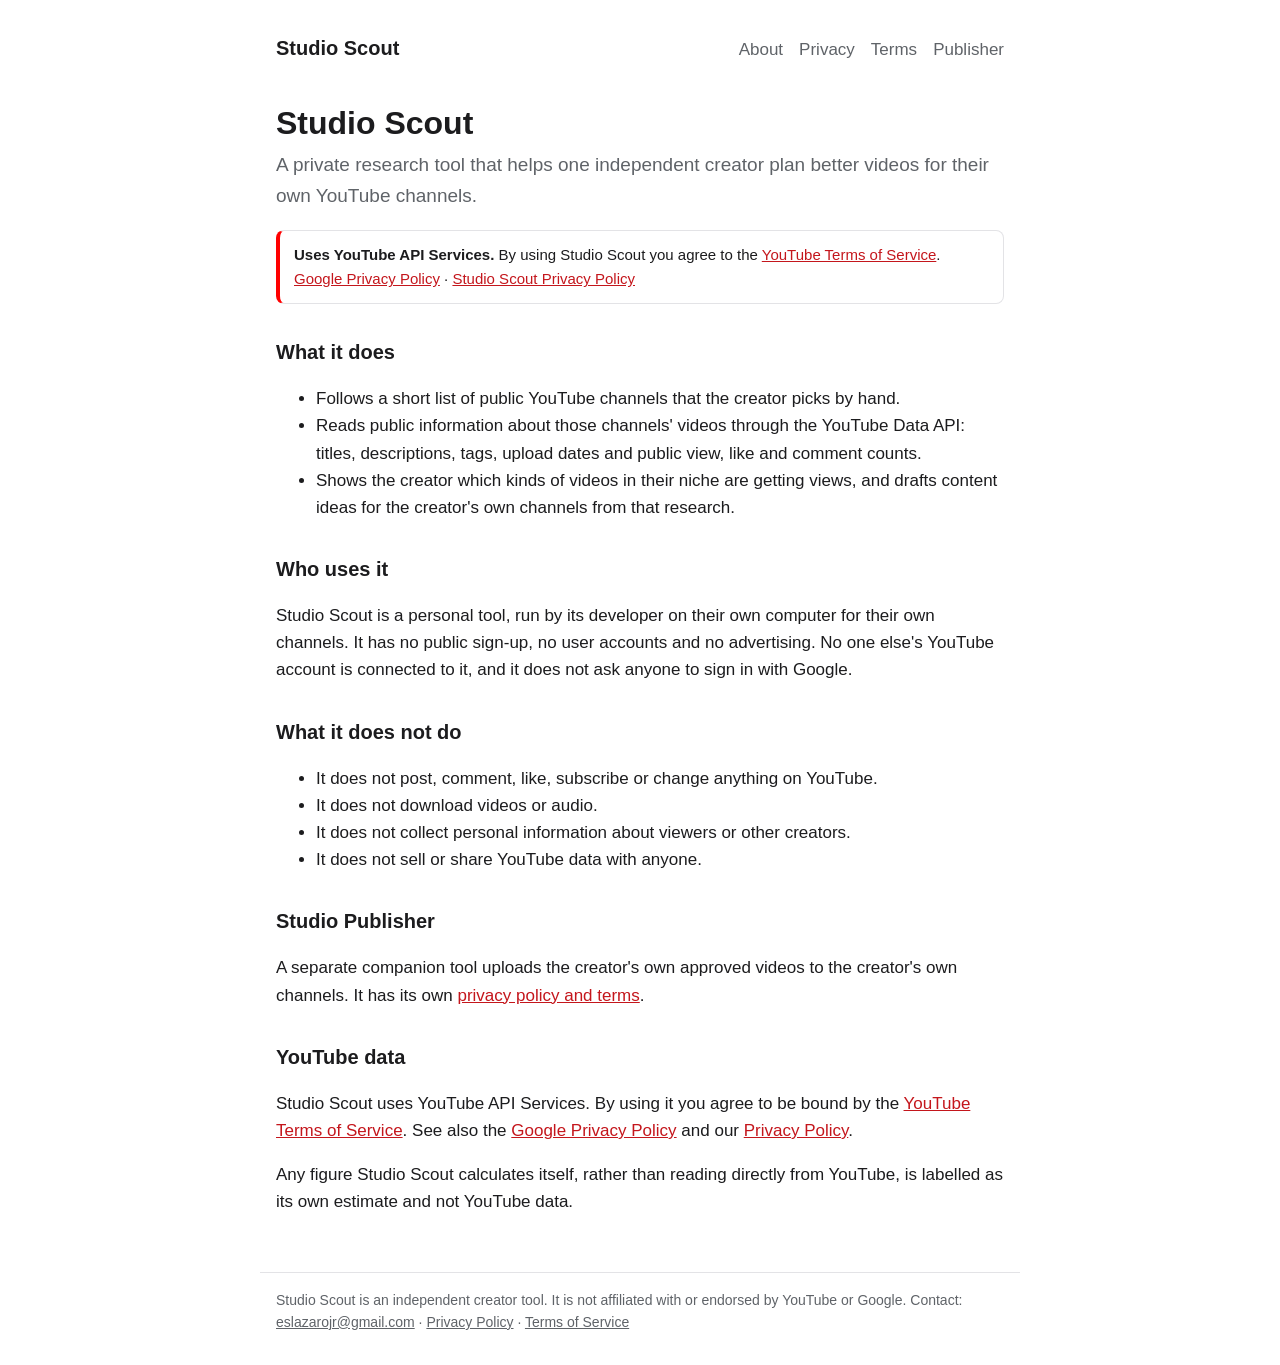
<file: index.html>
<!doctype html>
<html lang="en"><head><meta charset="utf-8"><meta name="viewport" content="width=device-width, initial-scale=1"><title>Studio Scout</title><link rel="stylesheet" href="style.css"></head><body>
<header><a class="name" href="index.html">Studio Scout</a><nav><a href="index.html">About</a><a href="privacy.html">Privacy</a><a href="terms.html">Terms</a><a href="publisher.html">Publisher</a></nav></header>
<main>
<h1>Studio Scout</h1>
<p class="lead">A private research tool that helps one independent creator plan better videos for their own YouTube channels.</p>
<p class="yt"><strong>Uses YouTube API Services.</strong> By using Studio Scout you agree to the <a href="https://www.youtube.com/t/terms">YouTube Terms of Service</a>. <a href="https://policies.google.com/privacy">Google Privacy Policy</a> · <a href="privacy.html">Studio Scout Privacy Policy</a></p>

<h2>What it does</h2>
<ul>
<li>Follows a short list of public YouTube channels that the creator picks by hand.</li>
<li>Reads public information about those channels' videos through the YouTube Data API: titles, descriptions, tags, upload dates and public view, like and comment counts.</li>
<li>Shows the creator which kinds of videos in their niche are getting views, and drafts content ideas for the creator's own channels from that research.</li>
</ul>

<h2>Who uses it</h2>
<p>Studio Scout is a personal tool, run by its developer on their own computer for their own channels. It has no public sign-up, no user accounts and no advertising. No one else's YouTube account is connected to it, and it does not ask anyone to sign in with Google.</p>

<h2>What it does not do</h2>
<ul>
<li>It does not post, comment, like, subscribe or change anything on YouTube.</li>
<li>It does not download videos or audio.</li>
<li>It does not collect personal information about viewers or other creators.</li>
<li>It does not sell or share YouTube data with anyone.</li>
</ul>

<h2>Studio Publisher</h2>
<p>A separate companion tool uploads the creator's own approved videos to the creator's own channels. It has its own <a href="publisher.html">privacy policy and terms</a>.</p>

<h2>YouTube data</h2>
<p>Studio Scout uses YouTube API Services. By using it you agree to be bound by the <a href="https://www.youtube.com/t/terms">YouTube Terms of Service</a>. See also the <a href="https://policies.google.com/privacy">Google Privacy Policy</a> and our <a href="privacy.html">Privacy Policy</a>.</p>
<p>Any figure Studio Scout calculates itself, rather than reading directly from YouTube, is labelled as its own estimate and not YouTube data.</p>
</main>
<footer>Studio Scout is an independent creator tool. It is not affiliated with or endorsed by YouTube or Google. Contact: <a href="mailto:eslazarojr@gmail.com">eslazarojr@gmail.com</a> · <a href="privacy.html">Privacy Policy</a> · <a href="terms.html">Terms of Service</a></footer>
</body></html>
</file>
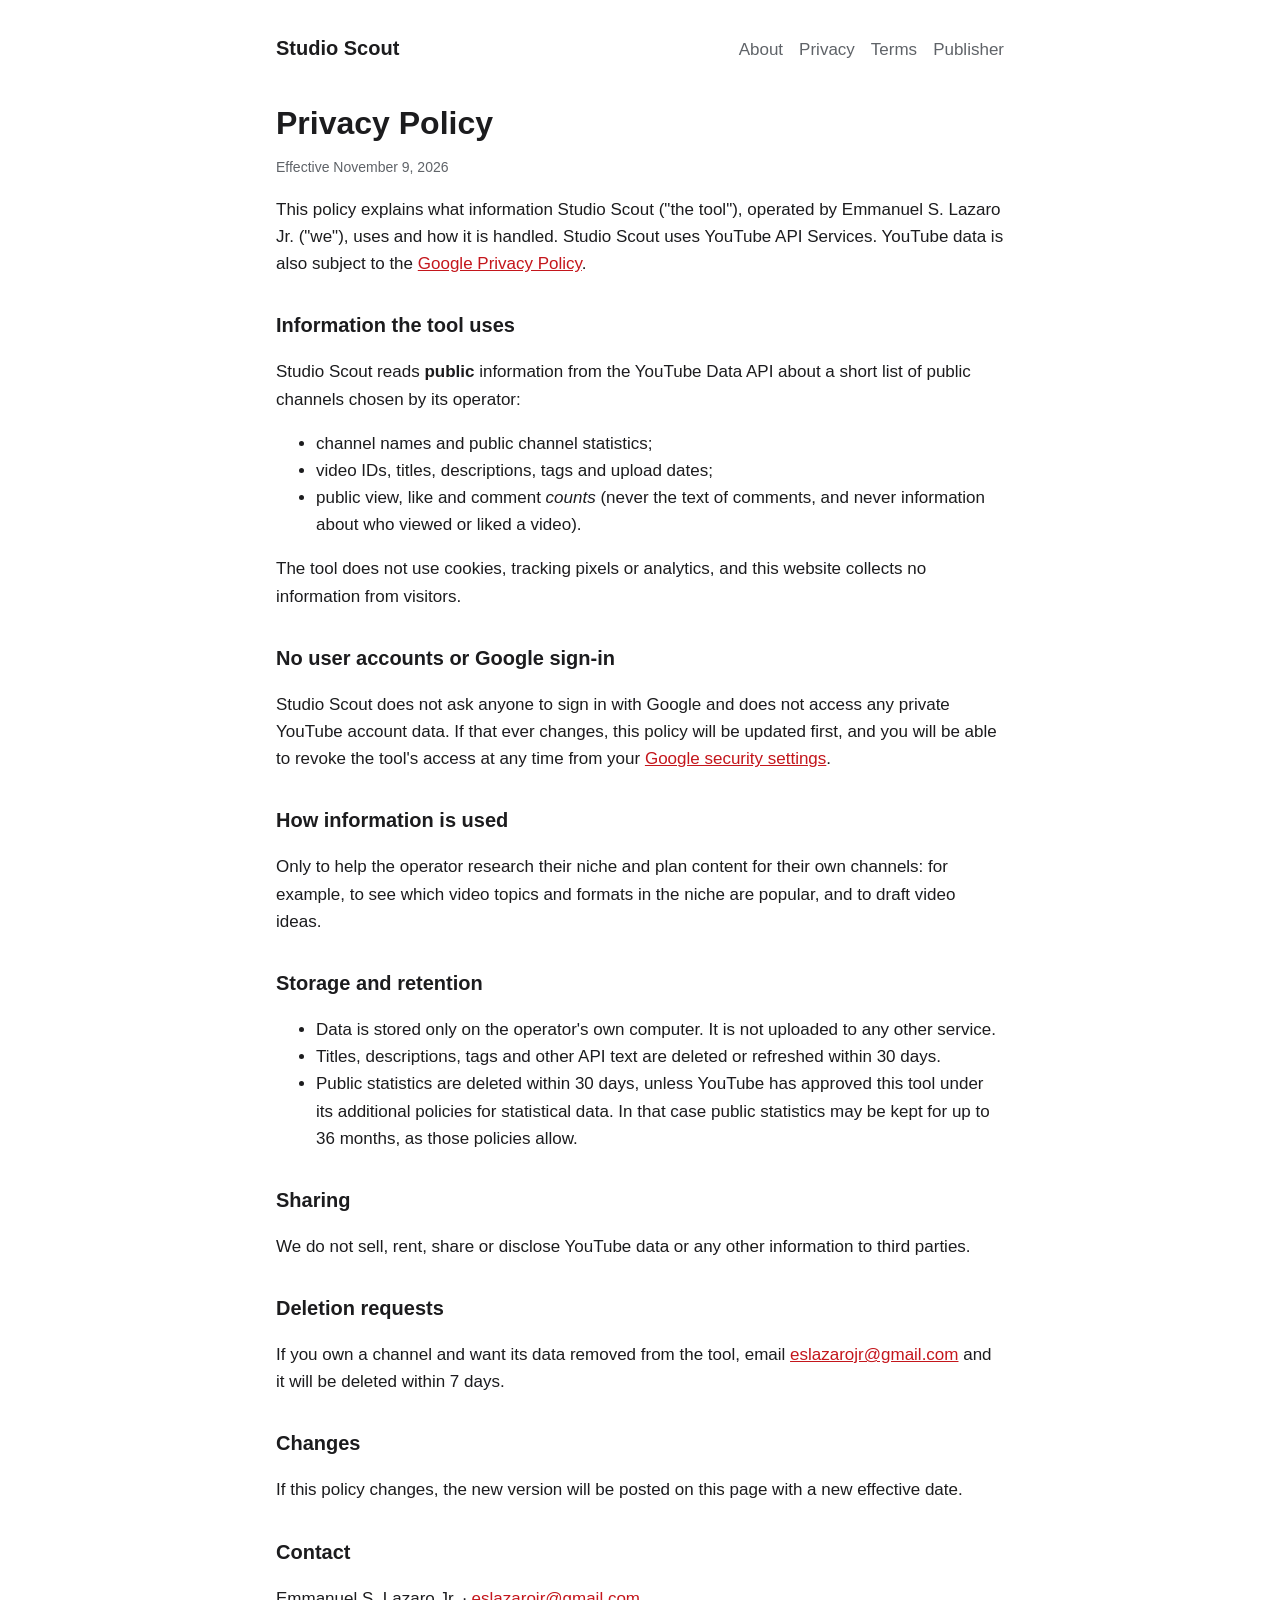
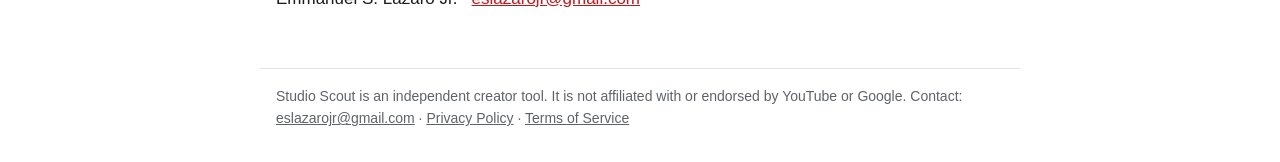
<file: privacy.html>
<!doctype html>
<html lang="en"><head><meta charset="utf-8"><meta name="viewport" content="width=device-width, initial-scale=1"><title>Privacy Policy - Studio Scout</title><link rel="stylesheet" href="style.css"></head><body>
<header><a class="name" href="index.html">Studio Scout</a><nav><a href="index.html">About</a><a href="privacy.html">Privacy</a><a href="terms.html">Terms</a><a href="publisher.html">Publisher</a></nav></header>
<main>
<h1>Privacy Policy</h1>
<p class="updated">Effective November 9, 2026</p>

<p>This policy explains what information Studio Scout ("the tool"), operated by Emmanuel S. Lazaro Jr. ("we"), uses and how it is handled. Studio Scout uses YouTube API Services. YouTube data is also subject to the <a href="https://policies.google.com/privacy">Google Privacy Policy</a>.</p>

<h2>Information the tool uses</h2>
<p>Studio Scout reads <strong>public</strong> information from the YouTube Data API about a short list of public channels chosen by its operator:</p>
<ul>
<li>channel names and public channel statistics;</li>
<li>video IDs, titles, descriptions, tags and upload dates;</li>
<li>public view, like and comment <em>counts</em> (never the text of comments, and never information about who viewed or liked a video).</li>
</ul>
<p>The tool does not use cookies, tracking pixels or analytics, and this website collects no information from visitors.</p>

<h2>No user accounts or Google sign-in</h2>
<p>Studio Scout does not ask anyone to sign in with Google and does not access any private YouTube account data. If that ever changes, this policy will be updated first, and you will be able to revoke the tool's access at any time from your <a href="https://security.google.com/settings/security/permissions">Google security settings</a>.</p>

<h2>How information is used</h2>
<p>Only to help the operator research their niche and plan content for their own channels: for example, to see which video topics and formats in the niche are popular, and to draft video ideas.</p>

<h2>Storage and retention</h2>
<ul>
<li>Data is stored only on the operator's own computer. It is not uploaded to any other service.</li>
<li>Titles, descriptions, tags and other API text are deleted or refreshed within 30 days.</li>
<li>Public statistics are deleted within 30 days, unless YouTube has approved this tool under its additional policies for statistical data. In that case public statistics may be kept for up to 36 months, as those policies allow.</li>
</ul>

<h2>Sharing</h2>
<p>We do not sell, rent, share or disclose YouTube data or any other information to third parties.</p>

<h2>Deletion requests</h2>
<p>If you own a channel and want its data removed from the tool, email <a href="mailto:eslazarojr@gmail.com">eslazarojr@gmail.com</a> and it will be deleted within 7 days.</p>

<h2>Changes</h2>
<p>If this policy changes, the new version will be posted on this page with a new effective date.</p>

<h2>Contact</h2>
<p>Emmanuel S. Lazaro Jr. · <a href="mailto:eslazarojr@gmail.com">eslazarojr@gmail.com</a></p>
</main>
<footer>Studio Scout is an independent creator tool. It is not affiliated with or endorsed by YouTube or Google. Contact: <a href="mailto:eslazarojr@gmail.com">eslazarojr@gmail.com</a> · <a href="privacy.html">Privacy Policy</a> · <a href="terms.html">Terms of Service</a></footer>
</body></html>
</file>
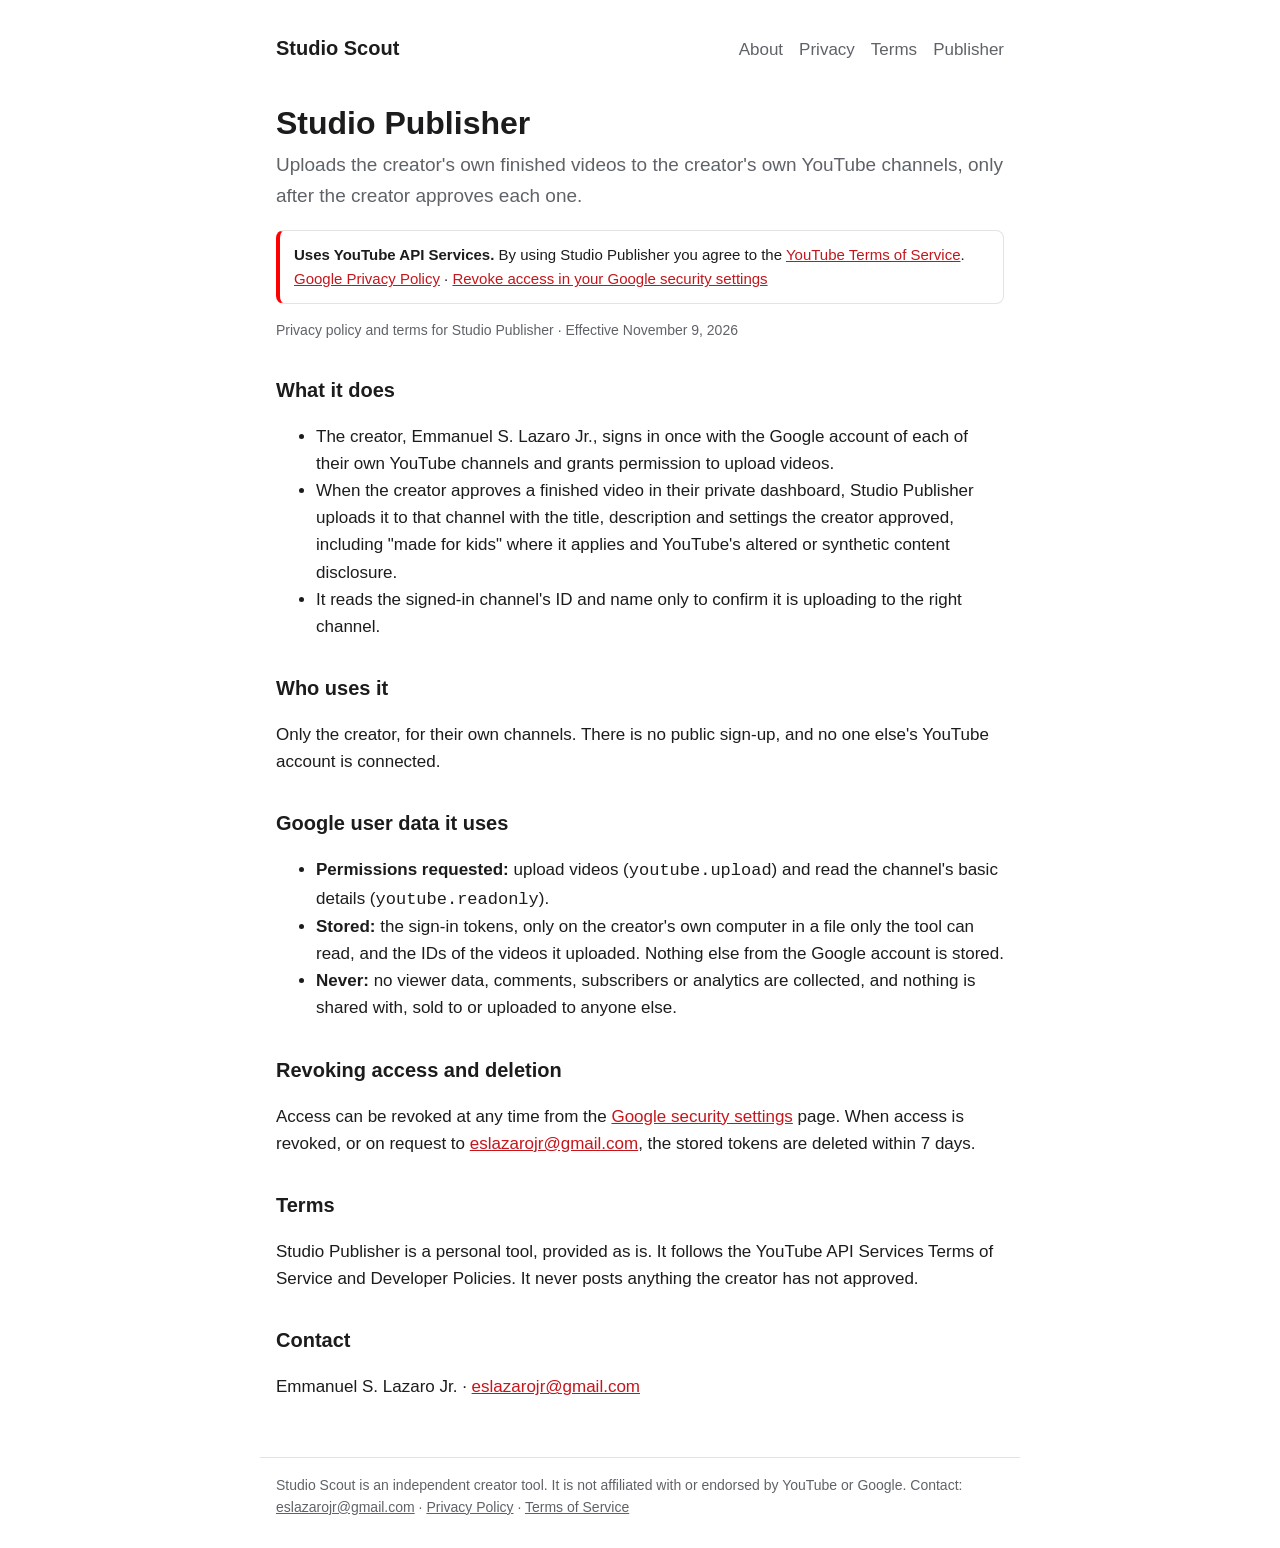
<file: publisher.html>
<!doctype html>
<html lang="en"><head><meta charset="utf-8"><meta name="viewport" content="width=device-width, initial-scale=1"><title>Studio Publisher - Studio Scout</title><link rel="stylesheet" href="style.css"></head><body>
<header><a class="name" href="index.html">Studio Scout</a><nav><a href="index.html">About</a><a href="privacy.html">Privacy</a><a href="terms.html">Terms</a><a href="publisher.html">Publisher</a></nav></header>
<main>
<h1>Studio Publisher</h1>
<p class="lead">Uploads the creator's own finished videos to the creator's own YouTube channels, only after the creator approves each one.</p>
<p class="yt"><strong>Uses YouTube API Services.</strong> By using Studio Publisher you agree to the <a href="https://www.youtube.com/t/terms">YouTube Terms of Service</a>. <a href="https://policies.google.com/privacy">Google Privacy Policy</a> · <a href="https://security.google.com/settings/security/permissions">Revoke access in your Google security settings</a></p>
<p class="updated">Privacy policy and terms for Studio Publisher · Effective November 9, 2026</p>

<h2>What it does</h2>
<ul>
<li>The creator, Emmanuel S. Lazaro Jr., signs in once with the Google account of each of their own YouTube channels and grants permission to upload videos.</li>
<li>When the creator approves a finished video in their private dashboard, Studio Publisher uploads it to that channel with the title, description and settings the creator approved, including "made for kids" where it applies and YouTube's altered or synthetic content disclosure.</li>
<li>It reads the signed-in channel's ID and name only to confirm it is uploading to the right channel.</li>
</ul>

<h2>Who uses it</h2>
<p>Only the creator, for their own channels. There is no public sign-up, and no one else's YouTube account is connected.</p>

<h2>Google user data it uses</h2>
<ul>
<li><strong>Permissions requested:</strong> upload videos (<code>youtube.upload</code>) and read the channel's basic details (<code>youtube.readonly</code>).</li>
<li><strong>Stored:</strong> the sign-in tokens, only on the creator's own computer in a file only the tool can read, and the IDs of the videos it uploaded. Nothing else from the Google account is stored.</li>
<li><strong>Never:</strong> no viewer data, comments, subscribers or analytics are collected, and nothing is shared with, sold to or uploaded to anyone else.</li>
</ul>

<h2>Revoking access and deletion</h2>
<p>Access can be revoked at any time from the <a href="https://security.google.com/settings/security/permissions">Google security settings</a> page. When access is revoked, or on request to <a href="mailto:eslazarojr@gmail.com">eslazarojr@gmail.com</a>, the stored tokens are deleted within 7 days.</p>

<h2>Terms</h2>
<p>Studio Publisher is a personal tool, provided as is. It follows the YouTube API Services Terms of Service and Developer Policies. It never posts anything the creator has not approved.</p>

<h2>Contact</h2>
<p>Emmanuel S. Lazaro Jr. · <a href="mailto:eslazarojr@gmail.com">eslazarojr@gmail.com</a></p>
</main>
<footer>Studio Scout is an independent creator tool. It is not affiliated with or endorsed by YouTube or Google. Contact: <a href="mailto:eslazarojr@gmail.com">eslazarojr@gmail.com</a> · <a href="privacy.html">Privacy Policy</a> · <a href="terms.html">Terms of Service</a></footer>
</body></html>
</file>
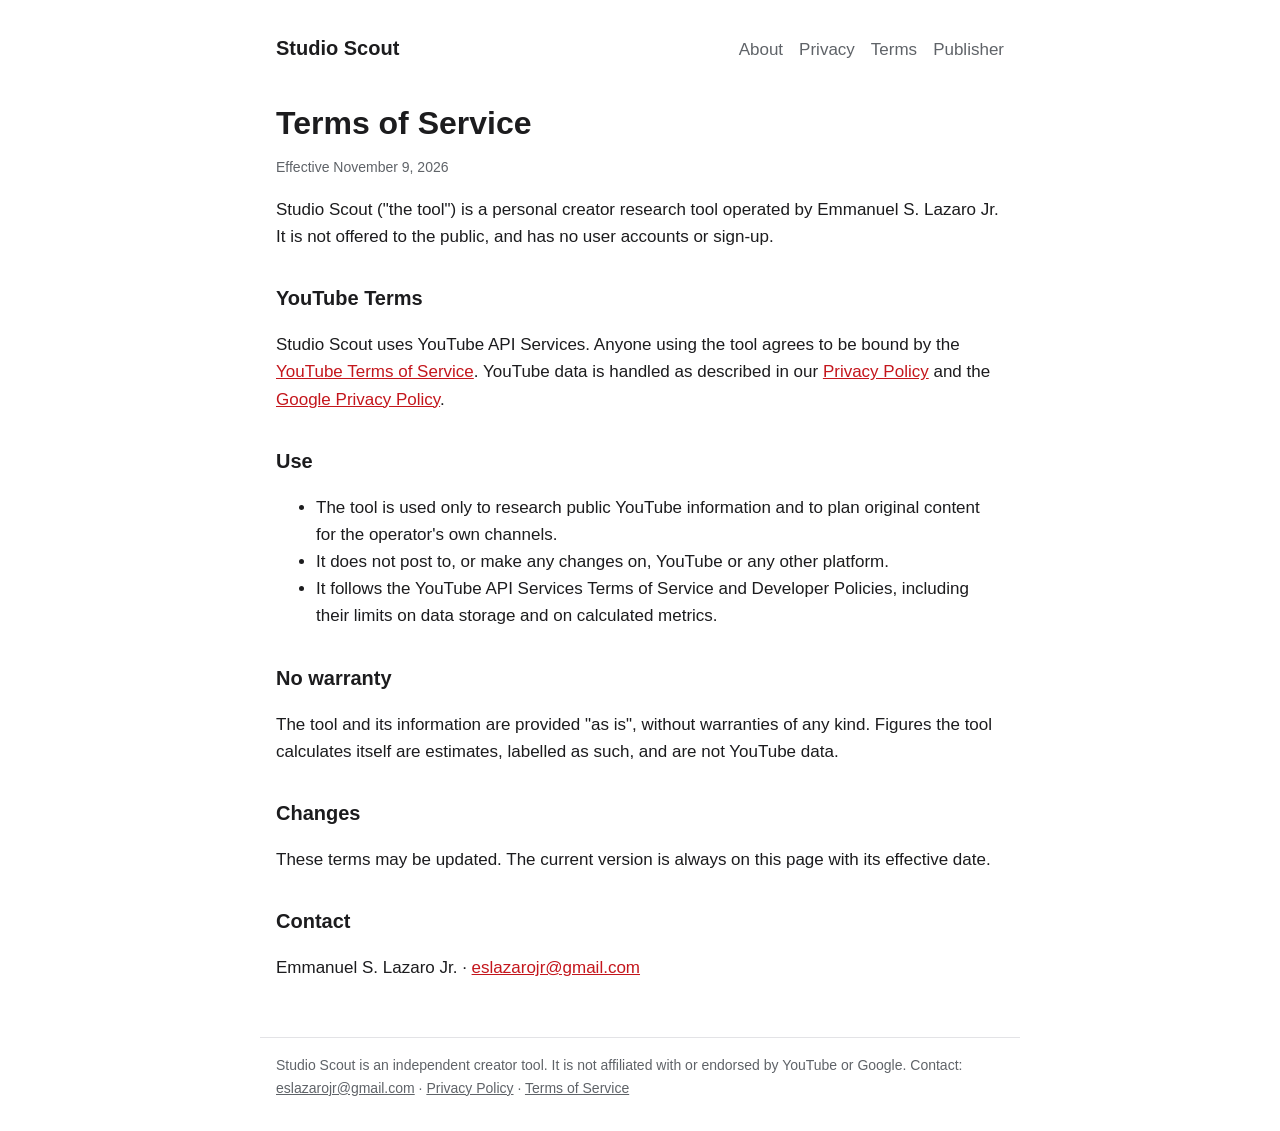
<file: terms.html>
<!doctype html>
<html lang="en"><head><meta charset="utf-8"><meta name="viewport" content="width=device-width, initial-scale=1"><title>Terms of Service - Studio Scout</title><link rel="stylesheet" href="style.css"></head><body>
<header><a class="name" href="index.html">Studio Scout</a><nav><a href="index.html">About</a><a href="privacy.html">Privacy</a><a href="terms.html">Terms</a><a href="publisher.html">Publisher</a></nav></header>
<main>
<h1>Terms of Service</h1>
<p class="updated">Effective November 9, 2026</p>

<p>Studio Scout ("the tool") is a personal creator research tool operated by Emmanuel S. Lazaro Jr. It is not offered to the public, and has no user accounts or sign-up.</p>

<h2>YouTube Terms</h2>
<p>Studio Scout uses YouTube API Services. Anyone using the tool agrees to be bound by the <a href="https://www.youtube.com/t/terms">YouTube Terms of Service</a>. YouTube data is handled as described in our <a href="privacy.html">Privacy Policy</a> and the <a href="https://policies.google.com/privacy">Google Privacy Policy</a>.</p>

<h2>Use</h2>
<ul>
<li>The tool is used only to research public YouTube information and to plan original content for the operator's own channels.</li>
<li>It does not post to, or make any changes on, YouTube or any other platform.</li>
<li>It follows the YouTube API Services Terms of Service and Developer Policies, including their limits on data storage and on calculated metrics.</li>
</ul>

<h2>No warranty</h2>
<p>The tool and its information are provided "as is", without warranties of any kind. Figures the tool calculates itself are estimates, labelled as such, and are not YouTube data.</p>

<h2>Changes</h2>
<p>These terms may be updated. The current version is always on this page with its effective date.</p>

<h2>Contact</h2>
<p>Emmanuel S. Lazaro Jr. · <a href="mailto:eslazarojr@gmail.com">eslazarojr@gmail.com</a></p>
</main>
<footer>Studio Scout is an independent creator tool. It is not affiliated with or endorsed by YouTube or Google. Contact: <a href="mailto:eslazarojr@gmail.com">eslazarojr@gmail.com</a> · <a href="privacy.html">Privacy Policy</a> · <a href="terms.html">Terms of Service</a></footer>
</body></html>
</file>
<file: style.css>
:root { --bg: #ffffff; --fg: #1c1c1e; --muted: #5f6368; --line: #e3e3e6; --accent: #c4161c; }
@media (prefers-color-scheme: dark) { :root { --bg: #121214; --fg: #ececf0; --muted: #a0a0a8; --line: #2a2a2e; --accent: #ff5a5f; } }
* { box-sizing: border-box; }
body { margin: 0; background: var(--bg); color: var(--fg); font: 17px/1.6 -apple-system, BlinkMacSystemFont, "Segoe UI", Roboto, sans-serif; }
header, main, footer { max-width: 760px; margin: 0 auto; padding: 0 16px; }
header { padding-top: 32px; display: flex; flex-wrap: wrap; gap: 8px 20px; align-items: baseline; }
header .name { font-weight: 700; font-size: 20px; margin-right: auto; }
header a { color: var(--fg); text-decoration: none; }
header nav a { color: var(--muted); margin-left: 16px; }
header nav a:first-child { margin-left: 0; }
h1 { font-size: 32px; line-height: 1.2; margin: 40px 0 8px; }
h2 { font-size: 20px; margin: 32px 0 8px; }
p, li { color: var(--fg); }
.lead { color: var(--muted); font-size: 19px; margin-top: 0; }
.updated { color: var(--muted); font-size: 14px; }
a { color: var(--accent); }
footer { border-top: 1px solid var(--line); margin-top: 56px; padding-top: 16px; padding-bottom: 32px; color: var(--muted); font-size: 14px; }
footer a { color: var(--muted); }
.yt { border: 1px solid var(--line); border-left: 4px solid #ff0000; border-radius: 8px; padding: 12px 14px; font-size: 15px; }
</file>
